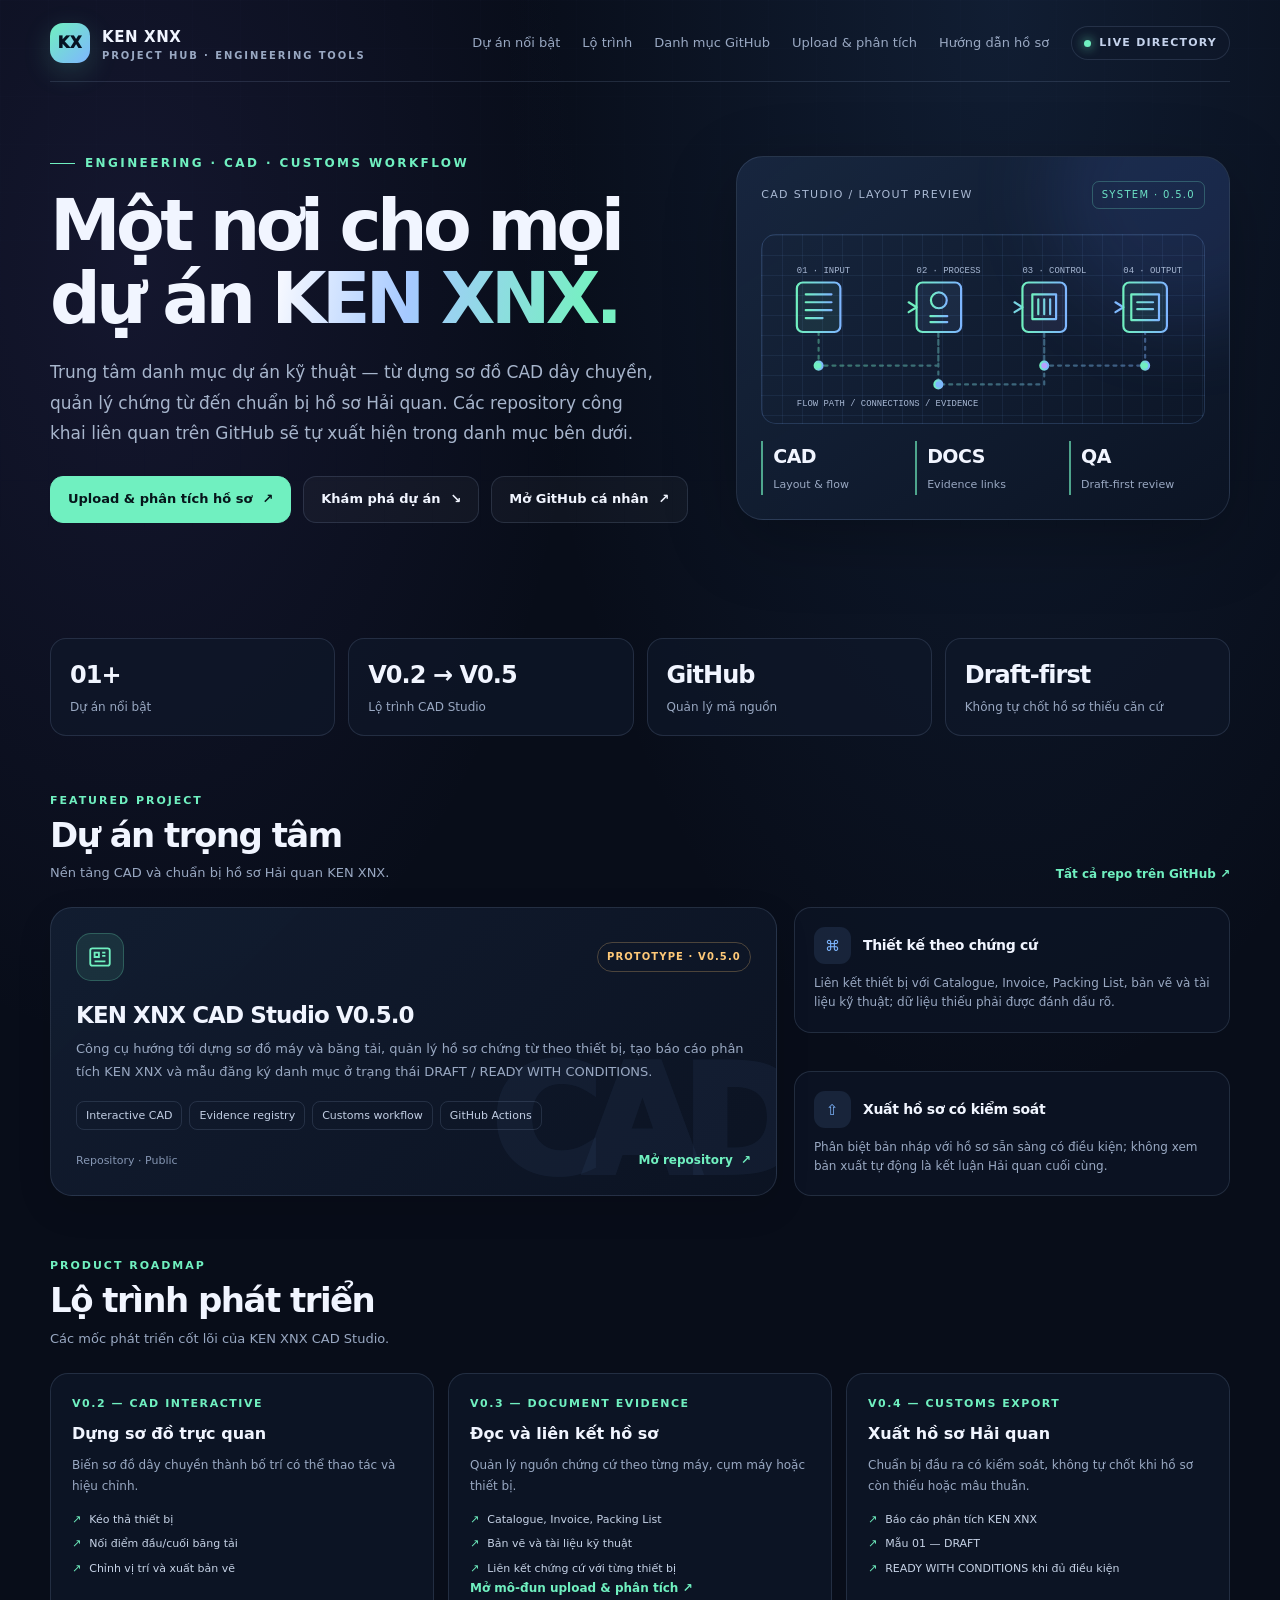
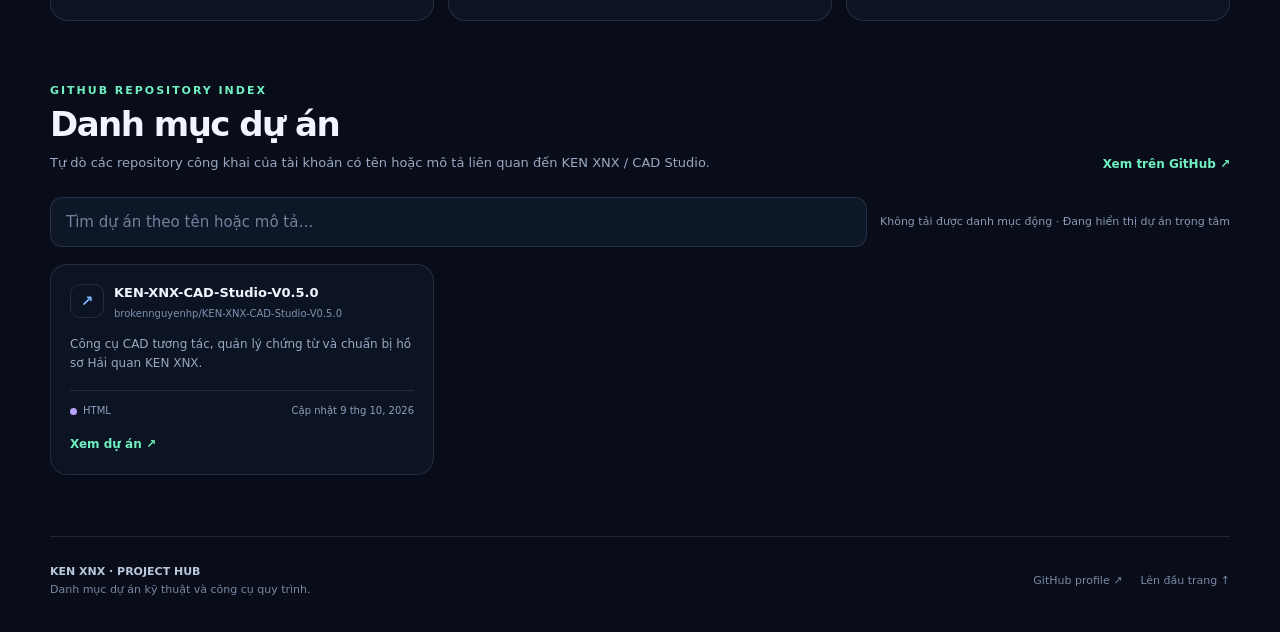
<file: index.html>
<!doctype html>
<html lang="vi">
<head>
<meta charset="utf-8">
<meta name="viewport" content="width=device-width,initial-scale=1">
<meta name="theme-color" content="#0a1020">
<meta name="description" content="KEN XNX Project Hub — danh mục các dự án CAD Studio, công cụ kỹ thuật và workflow hồ sơ Hải quan trên GitHub.">
<title>KEN XNX · Project Hub</title>
<style>
:root{--bg:#080d19;--panel:#111a2b;--panel2:#0e1727;--line:rgba(157,180,219,.16);--text:#f1f5ff;--muted:#99a8c2;--mint:#70f0c0;--blue:#7eb6ff;--violet:#b8a1ff;--gold:#ffc978;--radius:22px;--shadow:0 20px 70px rgba(0,0,0,.25)}
*{box-sizing:border-box}html{scroll-behavior:smooth}body{margin:0;background:radial-gradient(ellipse at 78% 0%,rgba(57,105,168,.18),transparent 35%),radial-gradient(ellipse at 10% 12%,rgba(91,77,170,.15),transparent 28%),var(--bg);color:var(--text);font:15px/1.6 Inter,ui-sans-serif,system-ui,-apple-system,BlinkMacSystemFont,"Segoe UI",sans-serif;min-height:100vh}
body:before{content:"";position:fixed;inset:0;pointer-events:none;opacity:.22;background-image:linear-gradient(rgba(151,178,221,.07) 1px,transparent 1px),linear-gradient(90deg,rgba(151,178,221,.07) 1px,transparent 1px);background-size:48px 48px;mask-image:linear-gradient(to bottom,black,transparent 78%);z-index:-1}
a{color:inherit;text-decoration:none}button,input{font:inherit}.shell{width:min(1180px,calc(100% - 40px));margin:auto}.topbar{display:flex;align-items:center;justify-content:space-between;padding:23px 0 18px;border-bottom:1px solid var(--line);gap:18px}.brand{display:flex;align-items:center;gap:12px;font-weight:800;letter-spacing:.04em}.logo{width:40px;height:40px;border-radius:13px;display:grid;place-items:center;color:#061322;background:linear-gradient(135deg,var(--mint),var(--blue));box-shadow:0 8px 28px rgba(112,240,192,.18);font-weight:950;font-size:15px}.brand small{display:block;font-size:10px;line-height:1.3;color:var(--muted);font-weight:700;letter-spacing:.19em}.nav{display:flex;align-items:center;gap:22px;color:var(--muted);font-size:13px}.nav a:hover{color:var(--text)}.pill{display:inline-flex;align-items:center;gap:8px;border:1px solid var(--line);border-radius:999px;padding:7px 12px;color:#c5d3ec;font-size:11px;font-weight:750;letter-spacing:.11em;text-transform:uppercase;background:rgba(16,26,44,.65)}.dot{height:7px;width:7px;border-radius:50%;background:var(--mint);box-shadow:0 0 11px var(--mint)}
.hero{display:grid;grid-template-columns:1.13fr .87fr;align-items:center;gap:45px;padding:72px 0 54px}.eyebrow{color:var(--mint);font-size:12px;letter-spacing:.2em;font-weight:800;text-transform:uppercase;display:flex;align-items:center;gap:10px}.eyebrow:before{content:"";width:25px;height:1px;background:var(--mint)}h1{font-size:clamp(42px,6vw,71px);letter-spacing:-.065em;line-height:1.02;margin:17px 0 22px;font-weight:850;max-width:700px}.gradient{background:linear-gradient(100deg,#f4f7ff 4%,#a5c9ff 40%,#76f0c2 90%);-webkit-background-clip:text;background-clip:text;color:transparent}.hero p{font-size:17px;color:#a7b5cc;max-width:610px;line-height:1.8;margin:0}.actions{display:flex;gap:12px;flex-wrap:wrap;margin-top:27px}.btn{display:inline-flex;align-items:center;justify-content:center;gap:10px;padding:12px 17px;border-radius:13px;border:1px solid var(--line);font-weight:750;font-size:13px;transition:.2s}.btn.primary{background:var(--mint);color:#06151a;border-color:var(--mint)}.btn.secondary{background:rgba(255,255,255,.035);color:var(--text)}.btn:hover{transform:translateY(-2px);filter:brightness(1.08)}.hero-art{position:relative;min-height:300px;border:1px solid var(--line);border-radius:27px;padding:24px;background:linear-gradient(145deg,rgba(24,39,64,.96),rgba(12,20,36,.93));overflow:hidden;box-shadow:var(--shadow)}.hero-art:before{content:"";position:absolute;width:270px;height:270px;border-radius:50%;background:rgba(93,133,255,.12);filter:blur(38px);right:-90px;top:-100px}.art-head{display:flex;justify-content:space-between;align-items:center;color:#a9b9d3;font-size:11px;letter-spacing:.12em;text-transform:uppercase}.art-badge{color:var(--mint);border:1px solid rgba(112,240,192,.28);padding:5px 9px;border-radius:7px;font-size:10px}.blueprint{position:relative;margin-top:25px;height:190px;border-radius:15px;border:1px solid rgba(126,182,255,.19);background-image:linear-gradient(rgba(126,182,255,.08) 1px,transparent 1px),linear-gradient(90deg,rgba(126,182,255,.08) 1px,transparent 1px);background-size:20px 20px;overflow:hidden}.blueprint svg{width:100%;height:100%}.art-foot{display:flex;gap:18px;margin-top:17px}.art-stat{flex:1;border-left:2px solid rgba(112,240,192,.65);padding-left:10px}.art-stat strong{display:block;font-size:19px;letter-spacing:-.03em}.art-stat span{color:var(--muted);font-size:11px}
.stats{display:grid;grid-template-columns:repeat(4,1fr);gap:13px;margin:5px 0 56px}.stat{padding:17px 19px;border:1px solid var(--line);border-radius:16px;background:rgba(16,25,42,.68)}.stat strong{font-size:24px;letter-spacing:-.04em;display:block}.stat span{font-size:12px;color:var(--muted)}
section{margin:0 0 61px}.section-head{display:flex;align-items:end;justify-content:space-between;gap:20px;margin-bottom:23px}.kicker{color:var(--mint);font-size:11px;text-transform:uppercase;letter-spacing:.18em;font-weight:800}.section-head h2{font-size:clamp(24px,3vw,34px);letter-spacing:-.045em;margin:5px 0 0;line-height:1.2}.section-head p{color:var(--muted);margin:8px 0 0;font-size:13px}.small-link{color:var(--mint);font-size:12px;font-weight:750;white-space:nowrap}.featured{display:grid;grid-template-columns:1.25fr .75fr;gap:17px}.project-card{border:1px solid var(--line);border-radius:var(--radius);background:linear-gradient(135deg,rgba(19,30,50,.92),rgba(12,20,35,.96));padding:25px;position:relative;overflow:hidden;box-shadow:0 12px 35px rgba(0,0,0,.12)}.project-card.main:after{content:"CAD";position:absolute;right:-10px;bottom:-48px;font-size:150px;font-weight:950;letter-spacing:-.12em;color:rgba(126,182,255,.055);pointer-events:none}.card-top{display:flex;justify-content:space-between;align-items:center;gap:14px;position:relative;z-index:1}.iconbox{width:48px;height:48px;border-radius:15px;display:grid;place-items:center;background:rgba(112,240,192,.1);border:1px solid rgba(112,240,192,.24);color:var(--mint)}.status{font-size:10px;text-transform:uppercase;font-weight:800;letter-spacing:.11em;border:1px solid rgba(255,201,120,.26);color:var(--gold);border-radius:999px;padding:6px 9px}.project-card h3{font-size:23px;line-height:1.22;letter-spacing:-.04em;margin:20px 0 9px;position:relative;z-index:1}.project-card p{color:var(--muted);font-size:13px;line-height:1.75;margin:0;position:relative;z-index:1}.tags{display:flex;flex-wrap:wrap;gap:7px;margin:17px 0 21px;position:relative;z-index:1}.tag{border:1px solid var(--line);border-radius:8px;padding:5px 9px;color:#c2cee4;font-size:11px}.card-bottom{display:flex;align-items:center;justify-content:space-between;gap:12px;position:relative;z-index:1}.meta{color:#8596b3;font-size:11px}.open-link{display:inline-flex;align-items:center;gap:8px;font-size:12px;font-weight:800;color:var(--mint)}.side-feature{display:flex;flex-direction:column;justify-content:space-between;gap:22px}.mini-project{padding:19px;border:1px solid var(--line);border-radius:17px;background:rgba(13,22,38,.72)}.mini-project .line{display:flex;align-items:center;gap:12px}.mini-icon{width:37px;height:37px;display:grid;place-items:center;background:rgba(126,182,255,.11);color:var(--blue);border-radius:11px}.mini-project h3{font-size:14px;margin:0;letter-spacing:-.02em}.mini-project p{font-size:12px;margin:10px 0 0;color:var(--muted)}.roadmap{display:grid;grid-template-columns:repeat(3,1fr);gap:14px}.road-card{border:1px solid var(--line);border-radius:18px;padding:21px;background:rgba(14,23,39,.85)}.road-card .version{color:var(--mint);font-size:11px;font-weight:850;letter-spacing:.14em}.road-card h3{font-size:16px;margin:9px 0 8px}.road-card p{font-size:12px;line-height:1.75;color:var(--muted);margin:0}.road-card ul{list-style:none;padding:0;margin:14px 0 0;display:grid;gap:7px}.road-card li{color:#c7d3e7;font-size:11px;display:flex;gap:8px}.road-card li:before{content:"↗";color:var(--mint)}
.directory-toolbar{display:flex;align-items:center;gap:13px;flex-wrap:wrap;margin-bottom:17px}.search{flex:1;min-width:220px;position:relative}.search input{width:100%;background:#0e1727;color:var(--text);padding:12px 15px;border:1px solid var(--line);border-radius:12px;outline:none}.search input:focus{border-color:rgba(112,240,192,.5);box-shadow:0 0 0 3px rgba(112,240,192,.07)}.search input::placeholder{color:#71829e}.directory-note{font-size:11px;color:#889ab6}.repo-grid{display:grid;grid-template-columns:repeat(3,1fr);gap:14px}.repo-card{border:1px solid var(--line);border-radius:17px;padding:19px;background:rgba(14,23,39,.82);display:flex;flex-direction:column;min-height:208px;transition:.2s}.repo-card:hover{transform:translateY(-3px);border-color:rgba(112,240,192,.35);background:rgba(17,29,48,.96)}.repo-title{display:flex;gap:10px;align-items:flex-start}.repo-symbol{flex:0 0 34px;width:34px;height:34px;display:grid;place-items:center;border:1px solid var(--line);border-radius:10px;color:var(--blue);font-weight:900}.repo-title h3{font-size:13px;line-height:1.45;margin:0;overflow-wrap:anywhere}.repo-title small{display:block;color:#7f92af;font-size:10px;margin-top:3px}.repo-desc{font-size:12px;color:var(--muted);line-height:1.65;margin:13px 0 16px;flex:1}.repo-foot{display:flex;align-items:center;justify-content:space-between;gap:8px;border-top:1px solid var(--line);padding-top:12px;color:#8da0bd;font-size:10px}.language{display:flex;align-items:center;gap:6px}.lang-dot{width:7px;height:7px;border-radius:50%;background:var(--violet)}.empty{grid-column:1/-1;text-align:center;padding:42px 20px;border:1px dashed var(--line);border-radius:17px;color:var(--muted);font-size:13px}.loading{color:var(--muted);font-size:13px;padding:20px 0}.foot{border-top:1px solid var(--line);padding:26px 0 34px;display:flex;justify-content:space-between;align-items:center;gap:18px;color:#7889a5;font-size:11px}.foot strong{color:#b9c8df}.foot-links{display:flex;gap:18px}.foot a:hover{color:var(--mint)}
@media(max-width:850px){.hero{grid-template-columns:1fr;gap:25px;padding-top:48px}.hero-art{min-height:260px}.featured{grid-template-columns:1fr}.side-feature{display:grid;grid-template-columns:1fr 1fr}.repo-grid{grid-template-columns:repeat(2,1fr)}.roadmap{grid-template-columns:1fr}.nav{gap:12px}.nav a:nth-child(2){display:none}}
@media(max-width:560px){.shell{width:min(100% - 26px,1180px)}.topbar{align-items:flex-start}.nav a{display:none}.nav .pill{font-size:9px;padding:7px 9px}.hero{padding:43px 0 36px}h1{font-size:44px}.hero p{font-size:15px}.stats{grid-template-columns:repeat(2,1fr);gap:9px;margin-bottom:45px}.stat{padding:14px}.stat strong{font-size:21px}.section-head{align-items:flex-start;flex-direction:column}.side-feature{grid-template-columns:1fr}.repo-grid{grid-template-columns:1fr}.project-card{padding:21px}.foot{align-items:flex-start;flex-direction:column}.blueprint{height:175px}}
@media(prefers-reduced-motion:reduce){*{scroll-behavior:auto!important;transition:none!important}}
</style>
</head>
<body>
<div class="shell">
<header class="topbar">
  <a class="brand" href="#top" aria-label="KEN XNX Project Hub trang chủ">
    <span class="logo">KX</span><span>KEN XNX<small>PROJECT HUB · ENGINEERING TOOLS</small></span>
  </a>
  <nav class="nav" aria-label="Điều hướng chính">
    <a href="#featured">Dự án nổi bật</a><a href="#roadmap">Lộ trình</a><a href="#directory">Danh mục GitHub</a><a href="studio.html">Upload & phân tích</a><a href="huong-dan-ho-so.html">Hướng dẫn hồ sơ</a>
    <span class="pill"><span class="dot"></span> Live directory</span>
  </nav>
</header>
<main id="top">
<section class="hero">
  <div>
    <div class="eyebrow">Engineering · CAD · Customs workflow</div>
    <h1>Một nơi cho mọi dự án <span class="gradient">KEN XNX.</span></h1>
    <p>Trung tâm danh mục dự án kỹ thuật — từ dựng sơ đồ CAD dây chuyền, quản lý chứng từ đến chuẩn bị hồ sơ Hải quan. Các repository công khai liên quan trên GitHub sẽ tự xuất hiện trong danh mục bên dưới.</p>
    <div class="actions">
      <a class="btn primary" href="studio.html">Upload & phân tích hồ sơ <span aria-hidden="true">↗</span></a>
      <a class="btn secondary" href="#directory">Khám phá dự án <span aria-hidden="true">↘</span></a>
      <a class="btn secondary" href="https://github.com/brokennguyenhp" target="_blank" rel="noopener">Mở GitHub cá nhân <span aria-hidden="true">↗</span></a>
    </div>
  </div>
  <aside class="hero-art" aria-label="Minh họa sơ đồ CAD công nghiệp">
    <div class="art-head"><span>CAD Studio / layout preview</span><span class="art-badge">SYSTEM · 0.5.0</span></div>
    <div class="blueprint">
      <svg viewBox="0 0 420 190" role="img" aria-label="Sơ đồ minh họa các thiết bị nối với nhau">
        <defs><linearGradient id="g" x1="0" x2="1"><stop offset="0" stop-color="#70f0c0"/><stop offset="1" stop-color="#7eb6ff"/></linearGradient></defs>
        <g fill="none" stroke="url(#g)" stroke-width="2.2" stroke-linecap="round" stroke-linejoin="round">
          <path d="M66 73 H143 M188 73 H250 M294 73 H352" stroke-dasharray="5 5"/>
          <path d="M143 73 l-8 -5 m8 5 l-8 5 M250 73 l-8 -5 m8 5 l-8 5 M352 73 l-8 -5 m8 5 l-8 5"/>
          <rect x="22" y="48" width="44" height="50" rx="6" fill="rgba(112,240,192,.08)"/>
          <path d="M31 60 H57 M31 68 H57 M31 76 H57 M31 84 H48"/>
          <rect x="143" y="48" width="45" height="50" rx="6" fill="rgba(126,182,255,.08)"/>
          <circle cx="165.5" cy="66" r="8"/><path d="M157 82 H174 M157 88 H174"/>
          <rect x="250" y="48" width="44" height="50" rx="6" fill="rgba(184,161,255,.08)"/>
          <path d="M260 85 V60 H284 V85 Z M266 65 V80 M272 65 V80 M278 65 V80"/>
          <rect x="352" y="48" width="44" height="50" rx="6" fill="rgba(112,240,192,.08)"/>
          <path d="M360 60 H388 V86 H360 Z M366 68 H382 M366 75 H382"/>
          <path d="M44 98 V132 H165 V98 M165 98 V151 H272 V98 M272 98 V132 H374 V98" stroke-opacity=".42" stroke-dasharray="3 5"/>
          <circle cx="44" cy="132" r="4" fill="#70f0c0"/><circle cx="165" cy="151" r="4" fill="#7eb6ff"/><circle cx="272" cy="132" r="4" fill="#b8a1ff"/><circle cx="374" cy="132" r="4" fill="#70f0c0"/>
        </g>
        <g fill="#a7b8d4" font-size="9" font-family="ui-monospace,monospace"><text x="22" y="38">01 · INPUT</text><text x="143" y="38">02 · PROCESS</text><text x="250" y="38">03 · CONTROL</text><text x="352" y="38">04 · OUTPUT</text><text x="22" y="173">FLOW PATH / CONNECTIONS / EVIDENCE</text></g>
      </svg>
    </div>
    <div class="art-foot"><div class="art-stat"><strong>CAD</strong><span>Layout & flow</span></div><div class="art-stat"><strong>DOCS</strong><span>Evidence links</span></div><div class="art-stat"><strong>QA</strong><span>Draft-first review</span></div></div>
  </aside>
</section>
<div class="stats" aria-label="Tóm tắt dự án">
  <div class="stat"><strong id="statProjects">01+</strong><span>Dự án nổi bật</span></div>
  <div class="stat"><strong>V0.2 → V0.5</strong><span>Lộ trình CAD Studio</span></div>
  <div class="stat"><strong>GitHub</strong><span>Quản lý mã nguồn</span></div>
  <div class="stat"><strong>Draft-first</strong><span>Không tự chốt hồ sơ thiếu căn cứ</span></div>
</div>
<section id="featured">
  <div class="section-head"><div><div class="kicker">Featured project</div><h2>Dự án trọng tâm</h2><p>Nền tảng CAD và chuẩn bị hồ sơ Hải quan KEN XNX.</p></div><a class="small-link" href="https://github.com/brokennguyenhp" target="_blank" rel="noopener">Tất cả repo trên GitHub ↗</a></div>
  <div class="featured">
    <article class="project-card main">
      <div class="card-top"><div class="iconbox" aria-hidden="true"><svg width="26" height="26" viewBox="0 0 24 24" fill="none" stroke="currentColor" stroke-width="1.7"><rect x="3" y="4" width="18" height="16" rx="2"/><path d="M7 8h4v4H7zM14 8h3M14 11h3M7 16h10"/></svg></div><span class="status">Prototype · V0.5.0</span></div>
      <h3>KEN XNX CAD Studio V0.5.0</h3>
      <p>Công cụ hướng tới dựng sơ đồ máy và băng tải, quản lý hồ sơ chứng từ theo thiết bị, tạo báo cáo phân tích KEN XNX và mẫu đăng ký danh mục ở trạng thái DRAFT / READY WITH CONDITIONS.</p>
      <div class="tags"><span class="tag">Interactive CAD</span><span class="tag">Evidence registry</span><span class="tag">Customs workflow</span><span class="tag">GitHub Actions</span></div>
      <div class="card-bottom"><span class="meta">Repository · Public</span><a class="open-link" href="https://github.com/brokennguyenhp/KEN-XNX-CAD-Studio-V0.5.0" target="_blank" rel="noopener">Mở repository <span aria-hidden="true">↗</span></a></div>
    </article>
    <div class="side-feature">
      <article class="mini-project"><div class="line"><span class="mini-icon" aria-hidden="true">⌘</span><h3>Thiết kế theo chứng cứ</h3></div><p>Liên kết thiết bị với Catalogue, Invoice, Packing List, bản vẽ và tài liệu kỹ thuật; dữ liệu thiếu phải được đánh dấu rõ.</p></article>
      <article class="mini-project"><div class="line"><span class="mini-icon" aria-hidden="true">⇧</span><h3>Xuất hồ sơ có kiểm soát</h3></div><p>Phân biệt bản nháp với hồ sơ sẵn sàng có điều kiện; không xem bản xuất tự động là kết luận Hải quan cuối cùng.</p></article>
    </div>
  </div>
</section>
<section id="roadmap">
  <div class="section-head"><div><div class="kicker">Product roadmap</div><h2>Lộ trình phát triển</h2><p>Các mốc phát triển cốt lõi của KEN XNX CAD Studio.</p></div></div>
  <div class="roadmap">
    <article class="road-card"><div class="version">V0.2 — CAD INTERACTIVE</div><h3>Dựng sơ đồ trực quan</h3><p>Biến sơ đồ dây chuyền thành bố trí có thể thao tác và hiệu chỉnh.</p><ul><li>Kéo thả thiết bị</li><li>Nối điểm đầu/cuối băng tải</li><li>Chỉnh vị trí và xuất bản vẽ</li></ul></article>
    <article class="road-card"><div class="version">V0.3 — DOCUMENT EVIDENCE</div><h3>Đọc và liên kết hồ sơ</h3><p>Quản lý nguồn chứng cứ theo từng máy, cụm máy hoặc thiết bị.</p><ul><li>Catalogue, Invoice, Packing List</li><li>Bản vẽ và tài liệu kỹ thuật</li><li>Liên kết chứng cứ với từng thiết bị</li></ul><p><a class="small-link" href="studio.html">Mở mô-đun upload & phân tích ↗</a></p></article>
    <article class="road-card"><div class="version">V0.4 — CUSTOMS EXPORT</div><h3>Xuất hồ sơ Hải quan</h3><p>Chuẩn bị đầu ra có kiểm soát, không tự chốt khi hồ sơ còn thiếu hoặc mâu thuẫn.</p><ul><li>Báo cáo phân tích KEN XNX</li><li>Mẫu 01 — DRAFT</li><li>READY WITH CONDITIONS khi đủ điều kiện</li></ul></article>
  </div>
</section>
<section id="directory">
  <div class="section-head"><div><div class="kicker">GitHub repository index</div><h2>Danh mục dự án</h2><p>Tự dò các repository công khai của tài khoản có tên hoặc mô tả liên quan đến KEN XNX / CAD Studio.</p></div><a class="small-link" href="https://github.com/brokennguyenhp?tab=repositories" target="_blank" rel="noopener">Xem trên GitHub ↗</a></div>
  <div class="directory-toolbar"><label class="search"><input id="search" type="search" placeholder="Tìm dự án theo tên hoặc mô tả…" aria-label="Tìm dự án theo tên hoặc mô tả"></label><span class="directory-note" id="directoryStatus" aria-live="polite">Đang tải repository công khai…</span></div>
  <div class="repo-grid" id="repoGrid"><div class="loading">Đang kết nối GitHub để tải danh mục…</div></div>
</section>
</main>
<footer class="foot"><div><strong>KEN XNX · PROJECT HUB</strong><br>Danh mục dự án kỹ thuật và công cụ quy trình.</div><div class="foot-links"><a href="https://github.com/brokennguyenhp" target="_blank" rel="noopener">GitHub profile ↗</a><a href="#top">Lên đầu trang ↑</a></div></footer>
</div>
<script>
(function(){
'use strict';
var username='brokennguyenhp';
var current={name:'KEN-XNX-CAD-Studio-V0.5.0',full_name:'brokennguyenhp/KEN-XNX-CAD-Studio-V0.5.0',html_url:'https://github.com/brokennguyenhp/KEN-XNX-CAD-Studio-V0.5.0',description:'Công cụ CAD tương tác, quản lý chứng từ và chuẩn bị hồ sơ Hải quan KEN XNX.',language:'HTML',updated_at:'2026-10-09T00:00:00Z',stargazers_count:0};
var projects=[current], query='';
var grid=document.getElementById('repoGrid'), status=document.getElementById('directoryStatus'), search=document.getElementById('search');
function esc(v){return String(v==null?'':v).replace(/[&<>"']/g,function(c){return {'&':'&amp;','<':'&lt;','>':'&gt;','"':'&quot;',"'":'&#39;'}[c];});}
function related(r){var s=((r.name||'')+' '+(r.description||'')+' '+((r.topics||[]).join(' '))).toLowerCase();return /ken[\s_-]*xnx|cad[\s_-]*studio|xnx[\s_-]*cad/.test(s);}
function when(s){if(!s)return 'GitHub repository';var d=new Date(s);if(isNaN(d.getTime()))return 'GitHub repository';return 'Cập nhật '+d.toLocaleDateString('vi-VN',{year:'numeric',month:'short',day:'numeric'});}
function render(){
 var filtered=projects.filter(function(r){return ((r.name||'')+' '+(r.description||'')+' '+(r.language||'')).toLowerCase().indexOf(query.toLowerCase())>=0;});
 document.getElementById('statProjects').textContent=String(Math.max(1,projects.length)).padStart(2,'0')+(projects.length===1?'+':'');
 if(!filtered.length){grid.innerHTML='<div class="empty">Không tìm thấy dự án khớp với từ khóa. Thử tìm tên khác hoặc mở GitHub profile.</div>';return;}
 grid.innerHTML=filtered.map(function(r){
  var desc=r.description||'Chưa có mô tả. Mở repository để xem mã nguồn và tài liệu.';
  return '<article class="repo-card"><div class="repo-title"><span class="repo-symbol" aria-hidden="true">↗</span><div><h3>'+esc(r.name)+'</h3><small>'+esc(r.full_name||username+'/'+r.name)+'</small></div></div><p class="repo-desc">'+esc(desc)+'</p><div class="repo-foot"><span class="language"><i class="lang-dot"></i>'+esc(r.language||'Project')+'</span><span>'+esc(when(r.updated_at))+'</span></div><div style="margin-top:12px"><a class="open-link" href="'+esc(r.html_url||'#')+'" target="_blank" rel="noopener">Xem dự án ↗</a></div></article>';
 }).join('');
}
search.addEventListener('input',function(){query=search.value.trim();render();});
fetch('https://api.github.com/users/'+username+'/repos?per_page=100&sort=updated&type=public',{headers:{'Accept':'application/vnd.github+json'}})
.then(function(res){if(!res.ok)throw new Error('GitHub API '+res.status);return res.json();})
.then(function(rows){
 var found=(Array.isArray(rows)?rows:[]).filter(related);
 var map={};[current].concat(found).forEach(function(r){map[r.full_name||r.name]=r;});
 projects=Object.keys(map).map(function(k){return map[k];}).sort(function(a,b){if(a.full_name===current.full_name)return -1;if(b.full_name===current.full_name)return 1;return new Date(b.updated_at||0)-new Date(a.updated_at||0);});
 status.textContent='Tìm thấy '+projects.length+' dự án liên quan · Đồng bộ khi tải lại trang';
 render();
})
.catch(function(){projects=[current];status.textContent='Không tải được danh mục động · Đang hiển thị dự án trọng tâm';render();});
})();
</script>
</body>
</html>
</file>
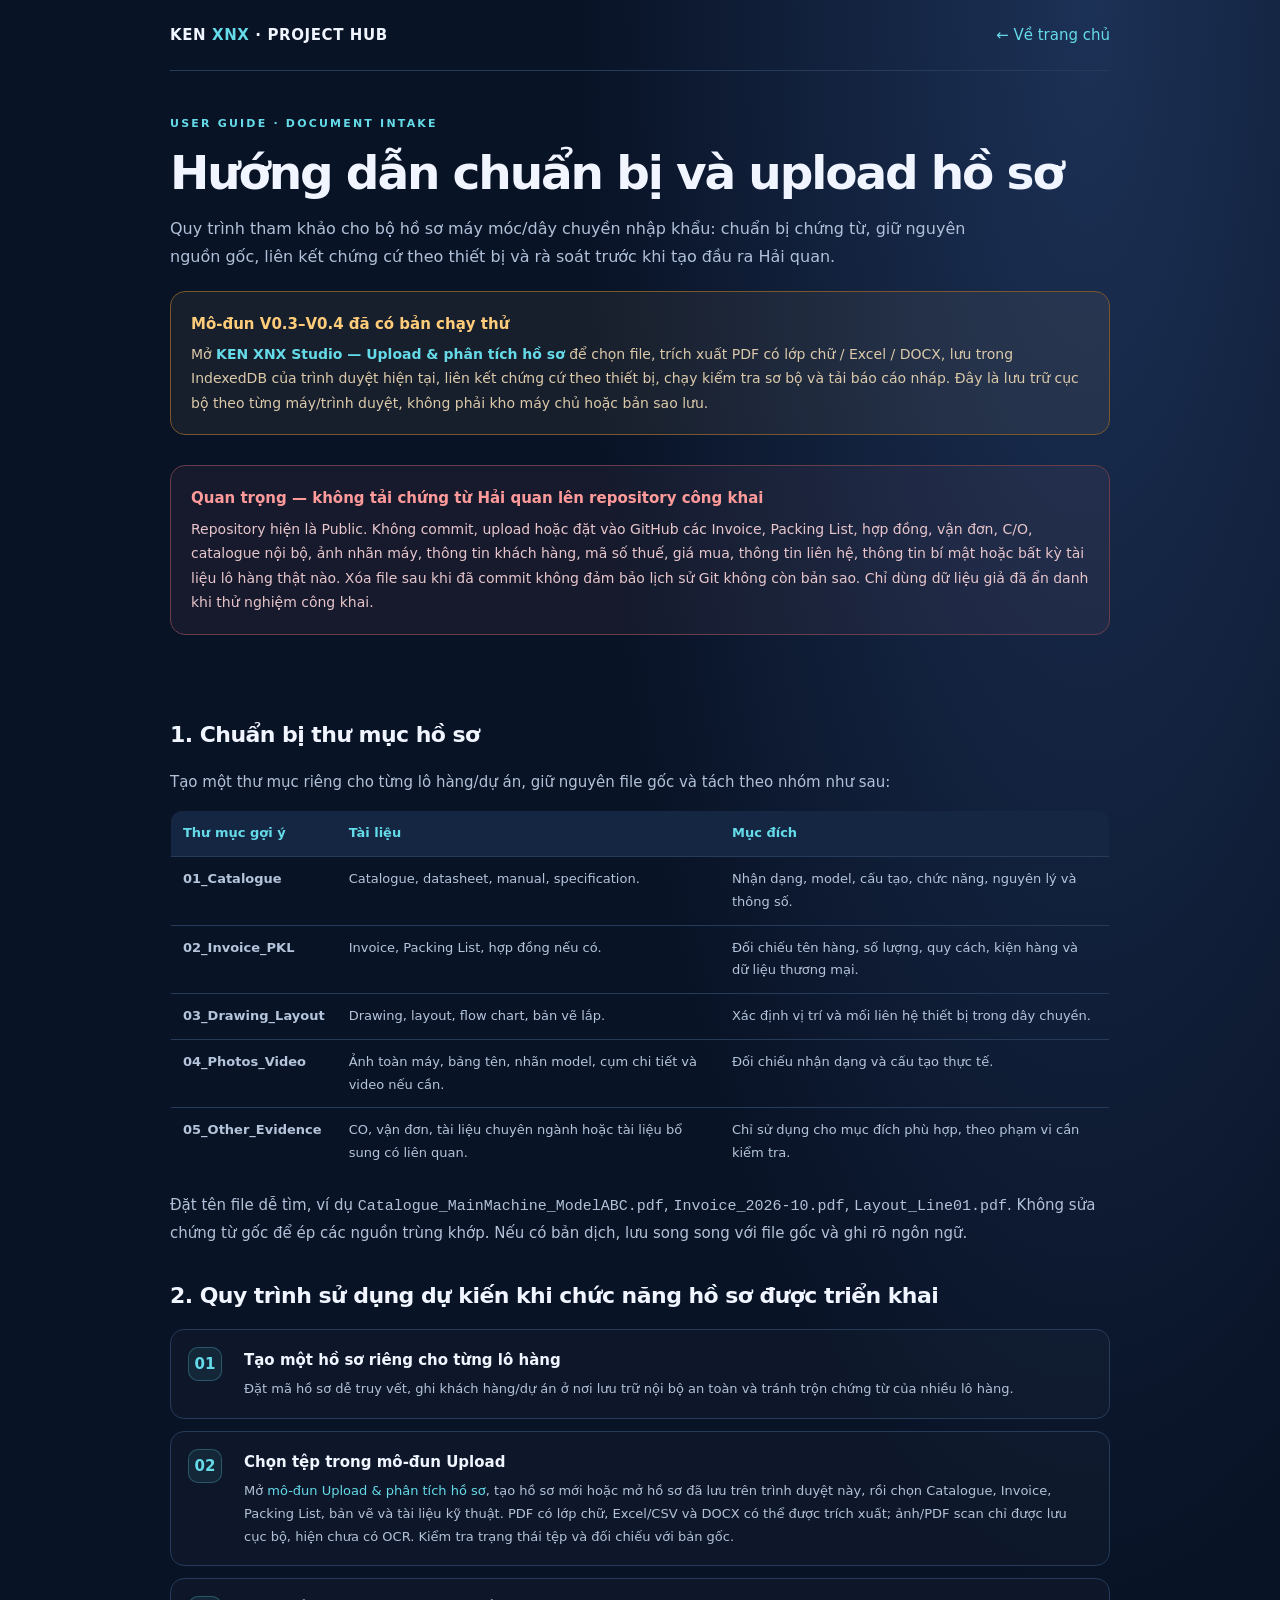
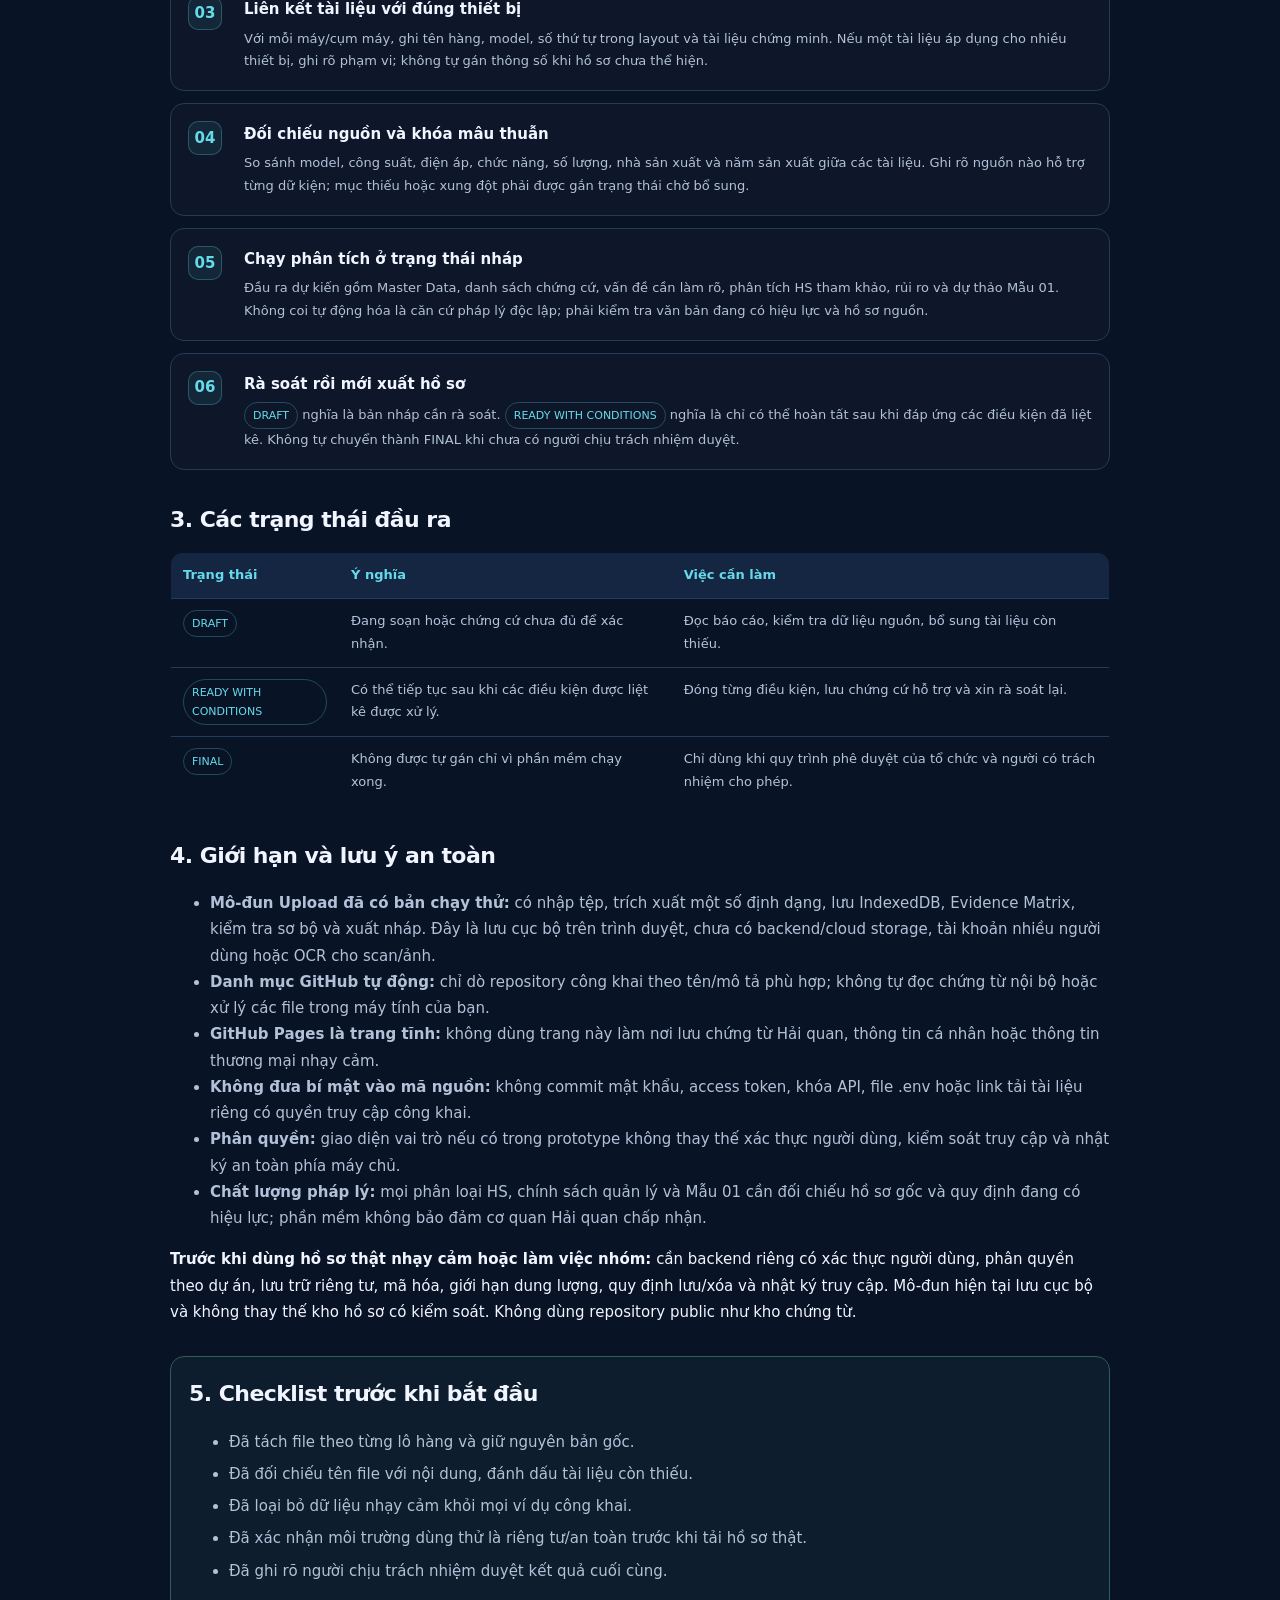
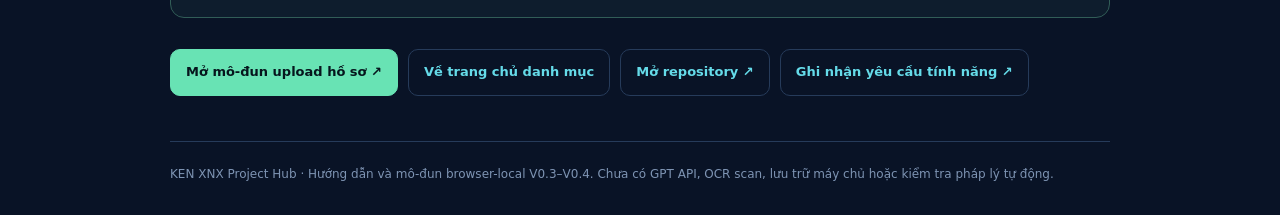
<file: huong-dan-ho-so.html>
<!doctype html>
<html lang="vi">
<head>
<meta charset="utf-8"><meta name="viewport" content="width=device-width,initial-scale=1">
<meta name="theme-color" content="#091326">
<meta name="description" content="Hướng dẫn chuẩn bị hồ sơ KEN XNX CAD Studio, quy trình dự kiến và giới hạn hiện tại.">
<title>Hướng dẫn hồ sơ | KEN XNX Project Hub</title>
<style>
:root{--bg:#091326;--panel:#11213b;--line:#263b5a;--text:#f0f5ff;--muted:#9aadc9;--cyan:#65dbe9;--green:#68e3b4;--amber:#ffcc7a;--red:#ff9a9a}
*{box-sizing:border-box}html{scroll-behavior:smooth}body{margin:0;background:radial-gradient(ellipse at 85% 0,#1c3156 0,transparent 33%),var(--bg);color:var(--text);font:15px/1.75 system-ui,-apple-system,"Segoe UI",sans-serif}.wrap{width:min(940px,calc(100% - 32px));margin:auto}a{color:var(--cyan);text-decoration:none}a:hover{text-decoration:underline}.top{padding:22px 0;border-bottom:1px solid var(--line);display:flex;justify-content:space-between;gap:12px;align-items:center}.brand{color:var(--text);font-weight:850;letter-spacing:.04em}.brand span{color:var(--cyan)}.hero{padding:43px 0 20px}.k{color:var(--cyan);font-size:11px;letter-spacing:.2em;font-weight:800;text-transform:uppercase}h1{font-size:clamp(31px,5vw,47px);line-height:1.13;letter-spacing:-.045em;margin:12px 0 16px}.lead{font-size:16px;color:#b0c0d8;max-width:800px}.alert{border:1px solid #78572d;background:#ffcc7a10;padding:19px 20px;border-radius:15px;margin:20px 0 30px}.alert strong{color:var(--amber);display:block;margin-bottom:5px}.alert p{margin:0;color:#dbc9aa;font-size:14px}.danger{border-color:#693e4b;background:#ff9a9a0d}.danger strong{color:var(--red)}.danger p{color:#e7c5cb}.section{margin:31px 0}.section h2{font-size:22px;letter-spacing:-.025em;margin:0 0 13px}.section p,.section li{color:#b2c1d8}.steps{display:grid;gap:12px}.step{display:grid;grid-template-columns:42px 1fr;gap:14px;border:1px solid var(--line);background:#ffffff04;padding:17px;border-radius:14px}.num{height:34px;width:34px;border-radius:10px;background:#65dbe915;border:1px solid #65dbe944;display:grid;place-items:center;color:var(--cyan);font-weight:850}.step h3{margin:0 0 5px;font-size:15px}.step p{font-size:13px;margin:0}.table{width:100%;border-collapse:collapse;border:1px solid var(--line);border-radius:12px;overflow:hidden;font-size:13px}.table th,.table td{text-align:left;padding:11px 12px;border-bottom:1px solid var(--line);vertical-align:top}.table th{background:#142642;color:var(--cyan)}.table td{color:#b4c4db}.table tr:last-child td{border-bottom:0}.label{display:inline-block;border:1px solid #65dbe944;color:var(--cyan);font-size:11px;padding:3px 8px;border-radius:999px}.todo{border:1px solid #315d57;background:#68e3b40c;padding:18px;border-radius:14px}.todo h2{margin-top:0}.todo li{margin:6px 0}.buttons{display:flex;gap:10px;flex-wrap:wrap;margin:20px 0 45px}.btn{display:inline-block;padding:11px 15px;border-radius:10px;border:1px solid var(--line);font-weight:750;font-size:13px}.btn.main{color:#06161d;background:var(--green);border-color:var(--green)}footer{border-top:1px solid var(--line);padding:22px 0 32px;color:#7e94b3;font-size:12px}
@media(max-width:560px){.table{font-size:11px}.table th,.table td{padding:9px 7px}.step{padding:13px}.top{align-items:flex-start;flex-direction:column}}
</style>
</head>
<body><div class="wrap">
<header class="top"><a class="brand" href="./">KEN <span>XNX</span> · PROJECT HUB</a><a href="./">← Về trang chủ</a></header>
<main>
<section class="hero"><div class="k">USER GUIDE · DOCUMENT INTAKE</div>
<h1>Hướng dẫn chuẩn bị và upload hồ sơ</h1>
<p class="lead">Quy trình tham khảo cho bộ hồ sơ máy móc/dây chuyền nhập khẩu: chuẩn bị chứng từ, giữ nguyên nguồn gốc, liên kết chứng cứ theo thiết bị và rà soát trước khi tạo đầu ra Hải quan.</p>
<div class="alert"><strong>Mô-đun V0.3–V0.4 đã có bản chạy thử</strong><p>Mở <a href="studio.html"><b>KEN XNX Studio — Upload & phân tích hồ sơ</b></a> để chọn file, trích xuất PDF có lớp chữ / Excel / DOCX, lưu trong IndexedDB của trình duyệt hiện tại, liên kết chứng cứ theo thiết bị, chạy kiểm tra sơ bộ và tải báo cáo nháp. Đây là lưu trữ cục bộ theo từng máy/trình duyệt, không phải kho máy chủ hoặc bản sao lưu.</p></div>
<div class="alert danger"><strong>Quan trọng — không tải chứng từ Hải quan lên repository công khai</strong><p>Repository hiện là Public. Không commit, upload hoặc đặt vào GitHub các Invoice, Packing List, hợp đồng, vận đơn, C/O, catalogue nội bộ, ảnh nhãn máy, thông tin khách hàng, mã số thuế, giá mua, thông tin liên hệ, thông tin bí mật hoặc bất kỳ tài liệu lô hàng thật nào. Xóa file sau khi đã commit không đảm bảo lịch sử Git không còn bản sao. Chỉ dùng dữ liệu giả đã ẩn danh khi thử nghiệm công khai.</p></div>
</section>
<section class="section"><h2>1. Chuẩn bị thư mục hồ sơ</h2><p>Tạo một thư mục riêng cho từng lô hàng/dự án, giữ nguyên file gốc và tách theo nhóm như sau:</p>
<table class="table"><thead><tr><th>Thư mục gợi ý</th><th>Tài liệu</th><th>Mục đích</th></tr></thead><tbody>
<tr><td><b>01_Catalogue</b></td><td>Catalogue, datasheet, manual, specification.</td><td>Nhận dạng, model, cấu tạo, chức năng, nguyên lý và thông số.</td></tr>
<tr><td><b>02_Invoice_PKL</b></td><td>Invoice, Packing List, hợp đồng nếu có.</td><td>Đối chiếu tên hàng, số lượng, quy cách, kiện hàng và dữ liệu thương mại.</td></tr>
<tr><td><b>03_Drawing_Layout</b></td><td>Drawing, layout, flow chart, bản vẽ lắp.</td><td>Xác định vị trí và mối liên hệ thiết bị trong dây chuyền.</td></tr>
<tr><td><b>04_Photos_Video</b></td><td>Ảnh toàn máy, bảng tên, nhãn model, cụm chi tiết và video nếu cần.</td><td>Đối chiếu nhận dạng và cấu tạo thực tế.</td></tr>
<tr><td><b>05_Other_Evidence</b></td><td>CO, vận đơn, tài liệu chuyên ngành hoặc tài liệu bổ sung có liên quan.</td><td>Chỉ sử dụng cho mục đích phù hợp, theo phạm vi cần kiểm tra.</td></tr>
</tbody></table>
<p>Đặt tên file dễ tìm, ví dụ <code>Catalogue_MainMachine_ModelABC.pdf</code>, <code>Invoice_2026-10.pdf</code>, <code>Layout_Line01.pdf</code>. Không sửa chứng từ gốc để ép các nguồn trùng khớp. Nếu có bản dịch, lưu song song với file gốc và ghi rõ ngôn ngữ.</p></section>
<section class="section"><h2>2. Quy trình sử dụng dự kiến khi chức năng hồ sơ được triển khai</h2><div class="steps">
<div class="step"><div class="num">01</div><div><h3>Tạo một hồ sơ riêng cho từng lô hàng</h3><p>Đặt mã hồ sơ dễ truy vết, ghi khách hàng/dự án ở nơi lưu trữ nội bộ an toàn và tránh trộn chứng từ của nhiều lô hàng.</p></div></div>
<div class="step"><div class="num">02</div><div><h3>Chọn tệp trong mô-đun Upload</h3><p>Mở <a href="studio.html">mô-đun Upload & phân tích hồ sơ</a>, tạo hồ sơ mới hoặc mở hồ sơ đã lưu trên trình duyệt này, rồi chọn Catalogue, Invoice, Packing List, bản vẽ và tài liệu kỹ thuật. PDF có lớp chữ, Excel/CSV và DOCX có thể được trích xuất; ảnh/PDF scan chỉ được lưu cục bộ, hiện chưa có OCR. Kiểm tra trạng thái tệp và đối chiếu với bản gốc.</p></div></div>
<div class="step"><div class="num">03</div><div><h3>Liên kết tài liệu với đúng thiết bị</h3><p>Với mỗi máy/cụm máy, ghi tên hàng, model, số thứ tự trong layout và tài liệu chứng minh. Nếu một tài liệu áp dụng cho nhiều thiết bị, ghi rõ phạm vi; không tự gán thông số khi hồ sơ chưa thể hiện.</p></div></div>
<div class="step"><div class="num">04</div><div><h3>Đối chiếu nguồn và khóa mâu thuẫn</h3><p>So sánh model, công suất, điện áp, chức năng, số lượng, nhà sản xuất và năm sản xuất giữa các tài liệu. Ghi rõ nguồn nào hỗ trợ từng dữ kiện; mục thiếu hoặc xung đột phải được gắn trạng thái chờ bổ sung.</p></div></div>
<div class="step"><div class="num">05</div><div><h3>Chạy phân tích ở trạng thái nháp</h3><p>Đầu ra dự kiến gồm Master Data, danh sách chứng cứ, vấn đề cần làm rõ, phân tích HS tham khảo, rủi ro và dự thảo Mẫu 01. Không coi tự động hóa là căn cứ pháp lý độc lập; phải kiểm tra văn bản đang có hiệu lực và hồ sơ nguồn.</p></div></div>
<div class="step"><div class="num">06</div><div><h3>Rà soát rồi mới xuất hồ sơ</h3><p><span class="label">DRAFT</span> nghĩa là bản nháp cần rà soát. <span class="label">READY WITH CONDITIONS</span> nghĩa là chỉ có thể hoàn tất sau khi đáp ứng các điều kiện đã liệt kê. Không tự chuyển thành FINAL khi chưa có người chịu trách nhiệm duyệt.</p></div></div>
</div></section>
<section class="section"><h2>3. Các trạng thái đầu ra</h2><table class="table"><thead><tr><th>Trạng thái</th><th>Ý nghĩa</th><th>Việc cần làm</th></tr></thead><tbody>
<tr><td><span class="label">DRAFT</span></td><td>Đang soạn hoặc chứng cứ chưa đủ để xác nhận.</td><td>Đọc báo cáo, kiểm tra dữ liệu nguồn, bổ sung tài liệu còn thiếu.</td></tr>
<tr><td><span class="label">READY WITH CONDITIONS</span></td><td>Có thể tiếp tục sau khi các điều kiện được liệt kê được xử lý.</td><td>Đóng từng điều kiện, lưu chứng cứ hỗ trợ và xin rà soát lại.</td></tr>
<tr><td><span class="label">FINAL</span></td><td>Không được tự gán chỉ vì phần mềm chạy xong.</td><td>Chỉ dùng khi quy trình phê duyệt của tổ chức và người có trách nhiệm cho phép.</td></tr>
</tbody></table></section>
<section class="section"><h2>4. Giới hạn và lưu ý an toàn</h2><ul>
<li><b>Mô-đun Upload đã có bản chạy thử:</b> có nhập tệp, trích xuất một số định dạng, lưu IndexedDB, Evidence Matrix, kiểm tra sơ bộ và xuất nháp. Đây là lưu cục bộ trên trình duyệt, chưa có backend/cloud storage, tài khoản nhiều người dùng hoặc OCR cho scan/ảnh.</li>
<li><b>Danh mục GitHub tự động:</b> chỉ dò repository công khai theo tên/mô tả phù hợp; không tự đọc chứng từ nội bộ hoặc xử lý các file trong máy tính của bạn.</li>
<li><b>GitHub Pages là trang tĩnh:</b> không dùng trang này làm nơi lưu chứng từ Hải quan, thông tin cá nhân hoặc thông tin thương mại nhạy cảm.</li>
<li><b>Không đưa bí mật vào mã nguồn:</b> không commit mật khẩu, access token, khóa API, file .env hoặc link tải tài liệu riêng có quyền truy cập công khai.</li>
<li><b>Phân quyền:</b> giao diện vai trò nếu có trong prototype không thay thế xác thực người dùng, kiểm soát truy cập và nhật ký an toàn phía máy chủ.</li>
<li><b>Chất lượng pháp lý:</b> mọi phân loại HS, chính sách quản lý và Mẫu 01 cần đối chiếu hồ sơ gốc và quy định đang có hiệu lực; phần mềm không bảo đảm cơ quan Hải quan chấp nhận.</li>
</ul><div class="warning"><b>Trước khi dùng hồ sơ thật nhạy cảm hoặc làm việc nhóm:</b> cần backend riêng có xác thực người dùng, phân quyền theo dự án, lưu trữ riêng tư, mã hóa, giới hạn dung lượng, quy định lưu/xóa và nhật ký truy cập. Mô-đun hiện tại lưu cục bộ và không thay thế kho hồ sơ có kiểm soát. Không dùng repository public như kho chứng từ.</div></section>
<section class="section todo"><h2>5. Checklist trước khi bắt đầu</h2><ul><li>Đã tách file theo từng lô hàng và giữ nguyên bản gốc.</li><li>Đã đối chiếu tên file với nội dung, đánh dấu tài liệu còn thiếu.</li><li>Đã loại bỏ dữ liệu nhạy cảm khỏi mọi ví dụ công khai.</li><li>Đã xác nhận môi trường dùng thử là riêng tư/an toàn trước khi tải hồ sơ thật.</li><li>Đã ghi rõ người chịu trách nhiệm duyệt kết quả cuối cùng.</li></ul></section>
<div class="buttons"><a class="btn main" href="studio.html">Mở mô-đun upload hồ sơ ↗</a><a class="btn" href="./">Về trang chủ danh mục</a><a class="btn" href="https://github.com/brokennguyenhp/KEN-XNX-CAD-Studio-V0.5.0" target="_blank" rel="noopener">Mở repository ↗</a><a class="btn" href="https://github.com/brokennguyenhp/KEN-XNX-CAD-Studio-V0.5.0/issues" target="_blank" rel="noopener">Ghi nhận yêu cầu tính năng ↗</a></div>
</main>
<footer>KEN XNX Project Hub · Hướng dẫn và mô-đun browser-local V0.3–V0.4. Chưa có GPT API, OCR scan, lưu trữ máy chủ hoặc kiểm tra pháp lý tự động.</footer>
</div></body></html>
</file>
